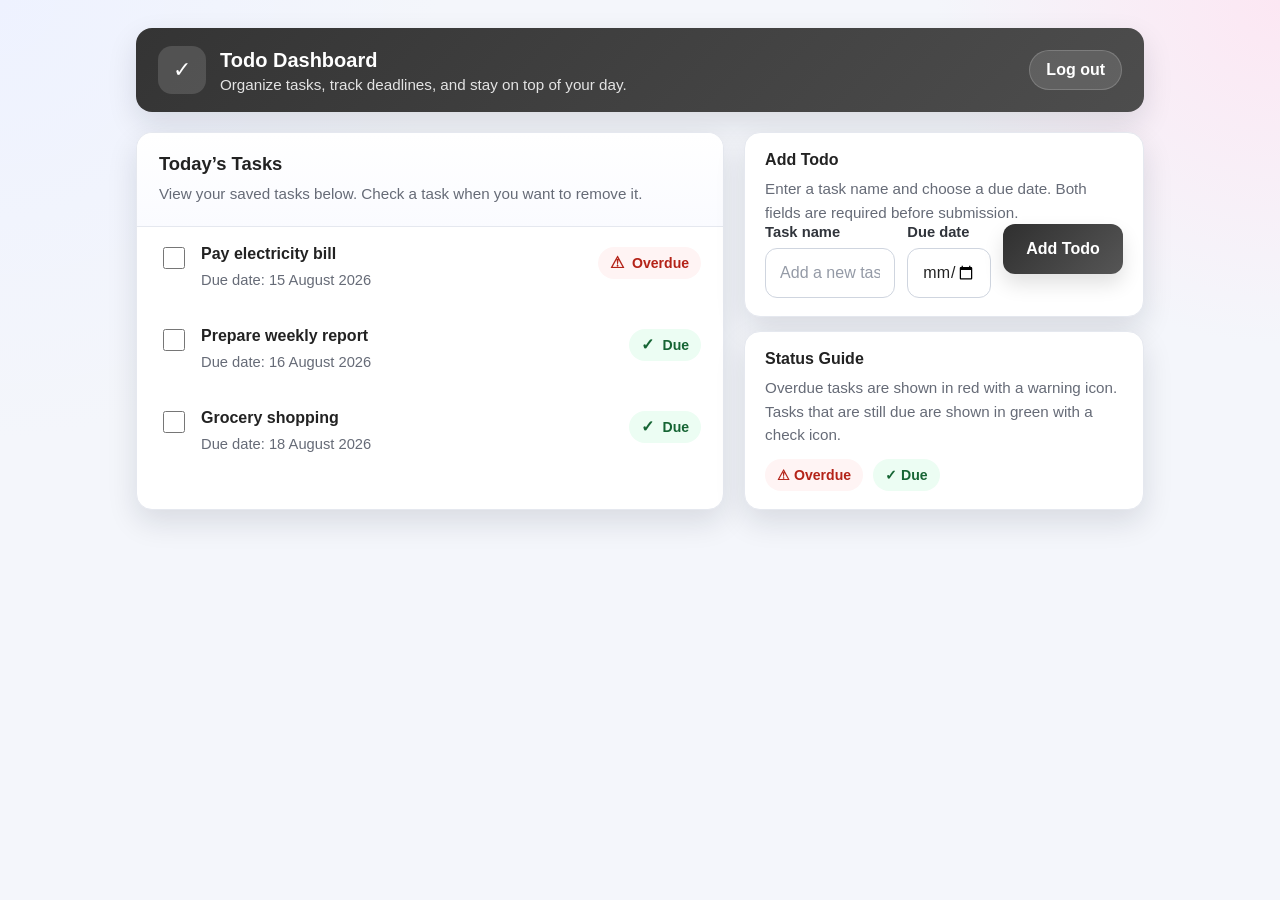
<file: templates/index.html>
<!DOCTYPE html>
<html lang="en">
<head>
<meta charset="UTF-8" />
<meta name="viewport" content="width=device-width, initial-scale=1.0" />
<title>Todo Dashboard</title>
<style>
    :root {
      --bg: #f4f6fb;
      --surface: #ffffff;
      --surface-2: #f9fafc;
      --text: #222222;
      --muted: #666b77;
      --brand: #343434;
      --brand-2: #4d4d4d;
      --line: #e5e8ef;
      --success: #166534;
      --success-bg: #ecfdf3;
      --danger: #b42318;
      --danger-bg: #fff4f4;
      --shadow: 0 12px 30px rgba(15, 23, 42, 0.12);
      --radius: 16px;
      --focus: 0 0 0 4px rgba(80, 86, 255, 0.16);
    }
 
    * {
      box-sizing: border-box;
    }
 
    body {
      margin: 0;
      font-family: "Segoe UI", Tahoma, Geneva, Verdana, sans-serif;
      background:
        radial-gradient(circle at top left, #eef2ff 0%, transparent 28%),
        radial-gradient(circle at top right, #fce7f3 0%, transparent 22%),
        var(--bg);
      color: var(--text);
      min-height: 100vh;
    }
 
    .page {
      max-width: 1040px;
      margin: 0 auto;
      padding: 28px 16px 48px;
    }
 
    .topbar {
      display: flex;
      justify-content: space-between;
      align-items: center;
      gap: 16px;
      padding: 18px 22px;
      background: linear-gradient(135deg, var(--brand), var(--brand-2));
      color: #fff;
      border-radius: var(--radius);
      box-shadow: var(--shadow);
      margin-bottom: 20px;
    }
 
    .brand-block {
      display: flex;
      align-items: center;
      gap: 14px;
      min-width: 0;
    }
 
    .brand-mark {
      width: 48px;
      height: 48px;
      border-radius: 14px;
      background: rgba(255, 255, 255, 0.14);
      display: grid;
      place-items: center;
      font-size: 22px;
      flex: 0 0 auto;
    }
 
    .brand-text {
      min-width: 0;
    }
 
    .brand-text h1 {
      margin: 0;
      font-size: 1.25rem;
      line-height: 1.2;
      font-weight: 700;
    }
 
    .brand-text p {
      margin: 4px 0 0;
      color: rgba(255, 255, 255, 0.86);
      font-size: 0.95rem;
    }
 
    .logout-link {
      display: inline-flex;
      align-items: center;
      justify-content: center;
      gap: 8px;
      padding: 10px 16px;
      border-radius: 999px;
      text-decoration: none;
      color: #fff;
      background: rgba(255, 255, 255, 0.12);
      border: 1px solid rgba(255, 255, 255, 0.18);
      transition: 0.2s ease;
      white-space: nowrap;
      font-weight: 600;
    }
 
    .logout-link:hover,
    .logout-link:focus-visible {
      background: rgba(255, 255, 255, 0.2);
      outline: none;
      box-shadow: var(--focus);
    }
 
    .layout {
      display: grid;
      grid-template-columns: 1.25fr 0.85fr;
      gap: 20px;
    }
 
    .card {
      background: var(--surface);
      border: 1px solid var(--line);
      border-radius: var(--radius);
      box-shadow: var(--shadow);
      overflow: hidden;
    }
 
    .card-header {
      padding: 20px 22px;
      border-bottom: 1px solid var(--line);
      background: linear-gradient(180deg, #ffffff 0%, #fafbff 100%);
    }
 
    .card-header h2 {
      margin: 0;
      font-size: 1.15rem;
    }
 
    .card-header p {
      margin: 8px 0 0;
      color: var(--muted);
      line-height: 1.5;
      font-size: 0.95rem;
    }
 
    .dashboard-list {
      padding: 0;
    }
 
    .task-item {
      display: grid;
      grid-template-columns: 28px 1fr auto;
      gap: 14px;
      align-items: start;
      padding: 18px 22px;
      border-bottom: 1px solid var(--line);
    }
 
    .task-item:last-child {
      border-bottom: 0;
    }
 
    .task-checkbox {
      width: 22px;
      height: 22px;
      margin-top: 2px;
      accent-color: var(--brand);
      cursor: pointer;
    }
 
    .task-main {
      min-width: 0;
    }
 
    .task-title {
      margin: 0;
      font-size: 1rem;
      font-weight: 700;
      color: var(--text);
    }
 
    .task-meta {
      margin: 7px 0 0;
      font-size: 0.92rem;
      color: var(--muted);
      line-height: 1.45;
    }
 
    .task-status {
      display: inline-flex;
      align-items: center;
      gap: 8px;
      font-size: 0.88rem;
      font-weight: 700;
      border-radius: 999px;
      padding: 8px 12px;
      white-space: nowrap;
      margin-top: 2px;
    }
 
    .task-status.due {
      background: var(--success-bg);
      color: var(--success);
    }
 
    .task-status.overdue {
      background: var(--danger-bg);
      color: var(--danger);
    }
 
    .task-status .icon {
      font-size: 1rem;
      line-height: 1;
    }
 
    .task-completed .task-title {
      text-decoration: line-through;
      color: #7a7f89;
    }
 
    .task-completed .task-meta {
      color: #8b909a;
    }
 
    .empty-state {
      padding: 40px 22px;
      text-align: center;
    }
 
    .empty-state .empty-icon {
      width: 64px;
      height: 64px;
      border-radius: 20px;
      margin: 0 auto 14px;
      display: grid;
      place-items: center;
      background: #f1f5f9;
      color: #334155;
      font-size: 28px;
    }
 
    .empty-state h3 {
      margin: 0;
      font-size: 1.1rem;
    }
 
    .empty-state p {
      margin: 8px 0 0;
      color: var(--muted);
      line-height: 1.5;
    }
 
    .form-wrap {
      padding: 18px 22px 22px;
    }
 
    .form-errors {
      margin: 0 0 14px;
      border-radius: 12px;
      background: var(--danger-bg);
      color: var(--danger);
      border: 1px solid #f3b4b0;
      padding: 12px 14px;
      font-weight: 700;
      font-size: 0.95rem;
      line-height: 1.4;
    }
 
    .form-errors:empty {
      display: none;
    }
 
    .field-grid {
      display: grid;
      grid-template-columns: 1.4fr 0.9fr auto;
      gap: 12px;
      align-items: start;
    }
 
    .field {
      display: flex;
      flex-direction: column;
      min-width: 0;
    }
 
    .field label {
      font-weight: 700;
      font-size: 0.92rem;
      margin-bottom: 8px;
      color: #30343b;
    }
 
    .field input {
      width: 100%;
      height: 50px;
      border: 1px solid #cfd5df;
      border-radius: 12px;
      padding: 0 14px;
      font: inherit;
      background: #fff;
      color: var(--text);
      transition: border-color 0.2s ease, box-shadow 0.2s ease, transform 0.2s ease;
    }
 
    .field input::placeholder {
      color: #949aa6;
    }
 
    .field input:focus {
      outline: none;
      border-color: #6d78ff;
      box-shadow: var(--focus);
    }
 
    .field input[aria-invalid="true"] {
      border-color: #b42318;
      box-shadow: 0 0 0 4px rgba(180, 35, 24, 0.12);
    }
 
    .field-error {
      margin: 8px 0 0;
      padding: 0;
      color: var(--danger);
      font-size: 0.9rem;
      font-weight: 700;
      line-height: 1.35;
    }
 
    .field-error[hidden] {
      display: none !important;
    }
 
    .field-error .icon {
      margin-right: 6px;
    }
 
    .add-button {
      height: 50px;
      min-width: 120px;
      border: 0;
      border-radius: 12px;
      padding: 0 18px;
      background: linear-gradient(135deg, #2f2f2f 0%, #565656 100%);
      color: #fff;
      font: inherit;
      font-weight: 700;
      cursor: pointer;
      transition: transform 0.18s ease, box-shadow 0.18s ease, opacity 0.18s ease;
      box-shadow: 0 10px 20px rgba(0, 0, 0, 0.12);
    }
 
    .add-button:hover {
      transform: translateY(-1px);
      opacity: 0.96;
    }
 
    .add-button:focus-visible {
      outline: none;
      box-shadow: var(--focus), 0 10px 20px rgba(0, 0, 0, 0.12);
    }
 
    .helper-panel {
      display: grid;
      gap: 14px;
    }
 
    .info-box {
      padding: 18px 20px;
      border-radius: var(--radius);
      background: var(--surface);
      border: 1px solid var(--line);
      box-shadow: var(--shadow);
    }
 
    .info-box h3 {
      margin: 0 0 8px;
      font-size: 1rem;
    }
 
    .info-box p {
      margin: 0;
      color: var(--muted);
      line-height: 1.55;
      font-size: 0.95rem;
    }
 
    .badge-row {
      display: flex;
      flex-wrap: wrap;
      gap: 10px;
      margin-top: 12px;
    }
 
    .badge {
      display: inline-flex;
      align-items: center;
      gap: 8px;
      border-radius: 999px;
      padding: 8px 12px;
      font-weight: 700;
      font-size: 0.88rem;
      background: #f1f5f9;
      color: #334155;
    }
 
    .badge.due {
      background: var(--success-bg);
      color: var(--success);
    }
 
    .badge.overdue {
      background: var(--danger-bg);
      color: var(--danger);
    }
 
    .screen-reader-only {
      position: absolute;
      width: 1px;
      height: 1px;
      padding: 0;
      margin: -1px;
      overflow: hidden;
      clip: rect(0, 0, 0, 0);
      white-space: nowrap;
      border: 0;
    }
 
    @media (max-width: 920px) {
      .layout {
        grid-template-columns: 1fr;
      }
    }
 
    @media (max-width: 720px) {
      .topbar {
        flex-direction: column;
        align-items: stretch;
      }
 
      .logout-link {
        width: 100%;
      }
 
      .field-grid {
        grid-template-columns: 1fr;
      }
 
      .add-button {
        width: 100%;
      }
 
      .task-item {
        grid-template-columns: 28px 1fr;
      }
 
      .task-status {
        grid-column: 2;
        width: fit-content;
        margin-top: 6px;
      }
    }
</style>
</head>
<body>
<div class="page">
<header class="topbar" aria-label="Todo dashboard header">
<div class="brand-block">
<div class="brand-mark" aria-hidden="true">✓</div>
<div class="brand-text">
<h1>Todo Dashboard</h1>
<p>Organize tasks, track deadlines, and stay on top of your day.</p>
</div>
</div>
<a class="logout-link" href="#" aria-label="Log out of the application">Log out</a>
</header>
 
    <div class="layout">
<section class="card" aria-labelledby="task-list-title">
<div class="card-header">
<h2 id="task-list-title">Today’s Tasks</h2>
<p>View your saved tasks below. Check a task when you want to remove it.</p>
</div>
 
        <div class="dashboard-list" aria-label="Task list">
<form class="task-item-form" action="#" method="post">
<div class="task-item">
<input class="task-checkbox" type="checkbox" aria-label="Delete task Pay electricity bill" />
<div class="task-main">
<p class="task-title">Pay electricity bill</p>
<p class="task-meta">Due date: 15 August 2026</p>
</div>
<div class="task-status overdue" aria-label="Status: Overdue">
<span class="icon" aria-hidden="true">⚠</span>
                Overdue
</div>
</div>
</form>
 
          <form class="task-item-form" action="#" method="post">
<div class="task-item">
<input class="task-checkbox" type="checkbox" aria-label="Delete task Prepare weekly report" />
<div class="task-main">
<p class="task-title">Prepare weekly report</p>
<p class="task-meta">Due date: 16 August 2026</p>
</div>
<div class="task-status due" aria-label="Status: Due">
<span class="icon" aria-hidden="true">✓</span>
                Due
</div>
</div>
</form>
 
          <form class="task-item-form" action="#" method="post">
<div class="task-item">
<input class="task-checkbox" type="checkbox" aria-label="Delete task Grocery shopping" />
<div class="task-main">
<p class="task-title">Grocery shopping</p>
<p class="task-meta">Due date: 18 August 2026</p>
</div>
<div class="task-status due" aria-label="Status: Due">
<span class="icon" aria-hidden="true">✓</span>
                Due
</div>
</div>
</form>
</div>
 
        <div class="empty-state" hidden>
<div class="empty-icon" aria-hidden="true">🗂️</div>
<h3>No Task Added Yet</h3>
<p>Use the form below to create your first todo and keep track of its due date.</p>
</div>
</section>
 
      <aside class="helper-panel" aria-label="Task details and add form">
<section class="info-box" aria-labelledby="add-task-title">
<h3 id="add-task-title">Add Todo</h3>
<p>Enter a task name and choose a due date. Both fields are required before submission.</p>
 
          <form id="todo-form" action="#" method="post" novalidate>
<p id="form-errors" class="form-errors" role="status" aria-live="polite" aria-atomic="true"></p>
 
            <div class="field-grid">
<div class="field">
<label for="newItem">Task name</label>
<input
                  id="newItem"
                  name="newItem"
                  type="text"
                  placeholder="Add a new task here"
                  autocomplete="off"
                  required
                  aria-required="true"
                  aria-describedby="newItem-error form-errors"
                />
<p id="newItem-error" class="field-error" hidden>
<span class="icon" aria-hidden="true">⚠</span>
<span class="error-text">Task name is required.</span>
</p>
</div>
 
              <div class="field">
<label for="duedate">Due date</label>
<input
                  id="duedate"
                  name="duedate"
                  type="date"
                  required
                  aria-required="true"
                  aria-describedby="duedate-error form-errors"
                />
<p id="duedate-error" class="field-error" hidden>
<span class="icon" aria-hidden="true">⚠</span>
<span class="error-text">Due date is required.</span>
</p>
</div>
 
              <button type="submit" class="add-button">Add Todo</button>
</div>
</form>
</section>
 
        <section class="info-box" aria-labelledby="status-guide-title">
<h3 id="status-guide-title">Status Guide</h3>
<p>Overdue tasks are shown in red with a warning icon. Tasks that are still due are shown in green with a check icon.</p>
<div class="badge-row" aria-hidden="true">
<span class="badge overdue">⚠ Overdue</span>
<span class="badge due">✓ Due</span>
</div>
</section>
</aside>
</div>
</div>
 
  <script>
    (function () {
      const form = document.getElementById("todo-form");
      const summary = document.getElementById("form-errors");
 
      const fields = [
        {
          input: document.getElementById("newItem"),
          error: document.getElementById("newItem-error"),
          message: "Task name is required.",
          valid: (value) => value.trim().length > 0
        },
        {
          input: document.getElementById("duedate"),
          error: document.getElementById("duedate-error"),
          message: "Due date is required.",
          valid: (value) => value.trim().length > 0
        }
      ];
 
      function setError(field) {
        field.input.setAttribute("aria-invalid", "true");
        field.error.hidden = false;
        field.error.querySelector(".error-text").textContent = field.message;
      }
 
      function clearError(field) {
        field.input.removeAttribute("aria-invalid");
        field.error.hidden = true;
      }
 
      function validateField(field) {
        if (!field.valid(field.input.value)) {
          setError(field);
          return false;
        }
        clearError(field);
        return true;
      }
 
      function validateForm() {
        let invalidCount = 0;
        let firstInvalid = null;
 
        fields.forEach((field) => {
          const isValid = validateField(field);
          if (!isValid) {
            invalidCount += 1;
            if (!firstInvalid) {
              firstInvalid = field.input;
            }
          }
        });
 
        if (invalidCount > 0) {
          summary.textContent = invalidCount === 1
            ? "Please fix the highlighted field before submitting."
            : "Please fix the highlighted fields before submitting.";
          firstInvalid.focus();
          return false;
        }
 
        summary.textContent = "";
        return true;
      }
 
      form.addEventListener("submit", function (event) {
        if (!validateForm()) {
          event.preventDefault();
        }
      });
 
      fields.forEach((field) => {
        field.input.addEventListener("input", function () {
          if (field.valid(field.input.value)) {
            clearError(field);
          }
          const remaining = fields.filter((item) => !item.valid(item.input.value)).length;
          summary.textContent = remaining > 0
            ? (remaining === 1
                ? "Please fix the highlighted field before submitting."
                : "Please fix the highlighted fields before submitting.")
            : "";
        });
 
        field.input.addEventListener("blur", function () {
          validateField(field);
        });
      });
    })();
</script>
</body>
</html>
</file>
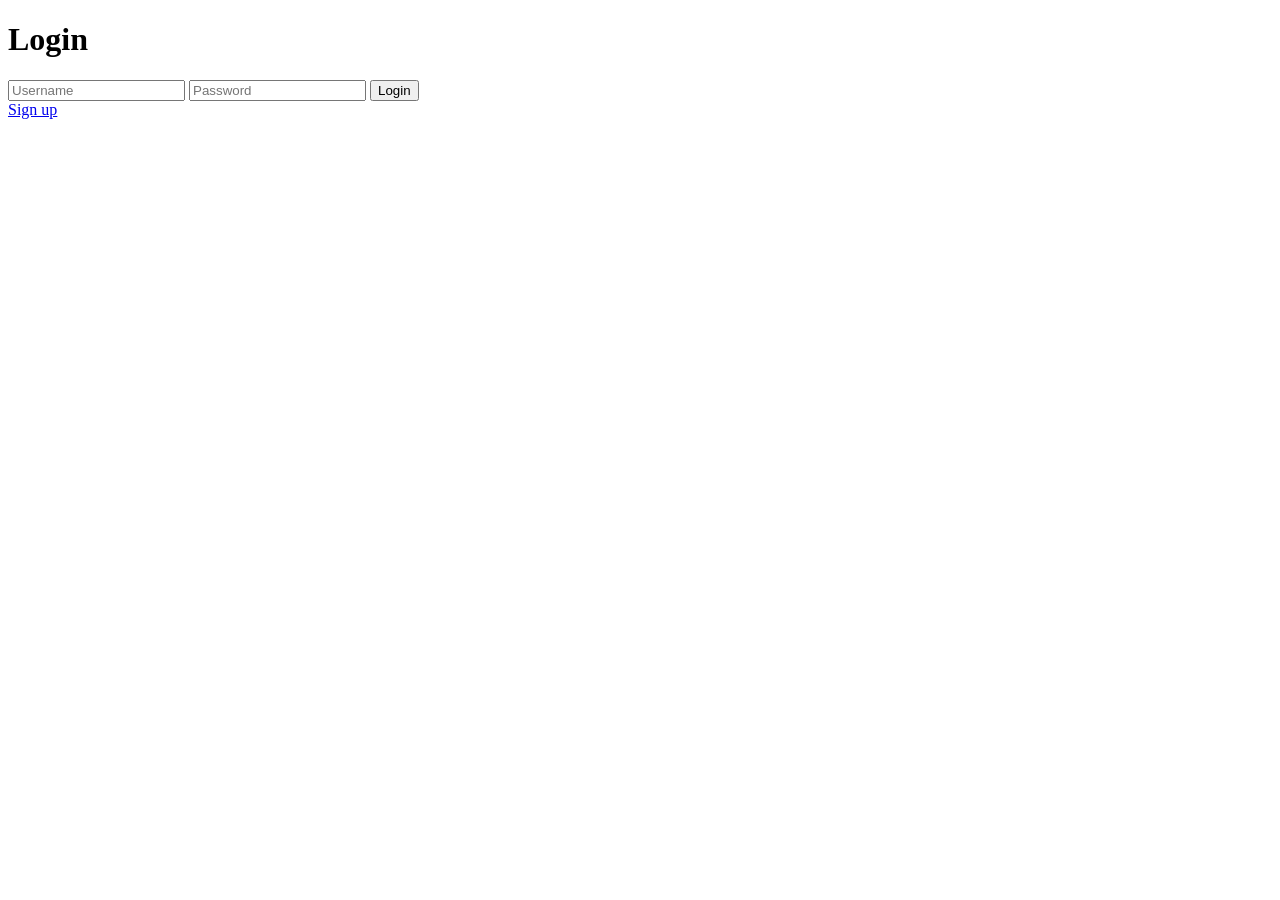
<file: templates/login.html>
<!DOCTYPE html>
<html>
<body>

<h1>Login</h1>

<form method="POST">
    <input type="text" name="username" placeholder="Username">
    <input type="password" name="password" placeholder="Password">
    <button type="submit">Login</button>
</form>

<a href="/signup">Sign up</a>

</body>
</html>
</file>
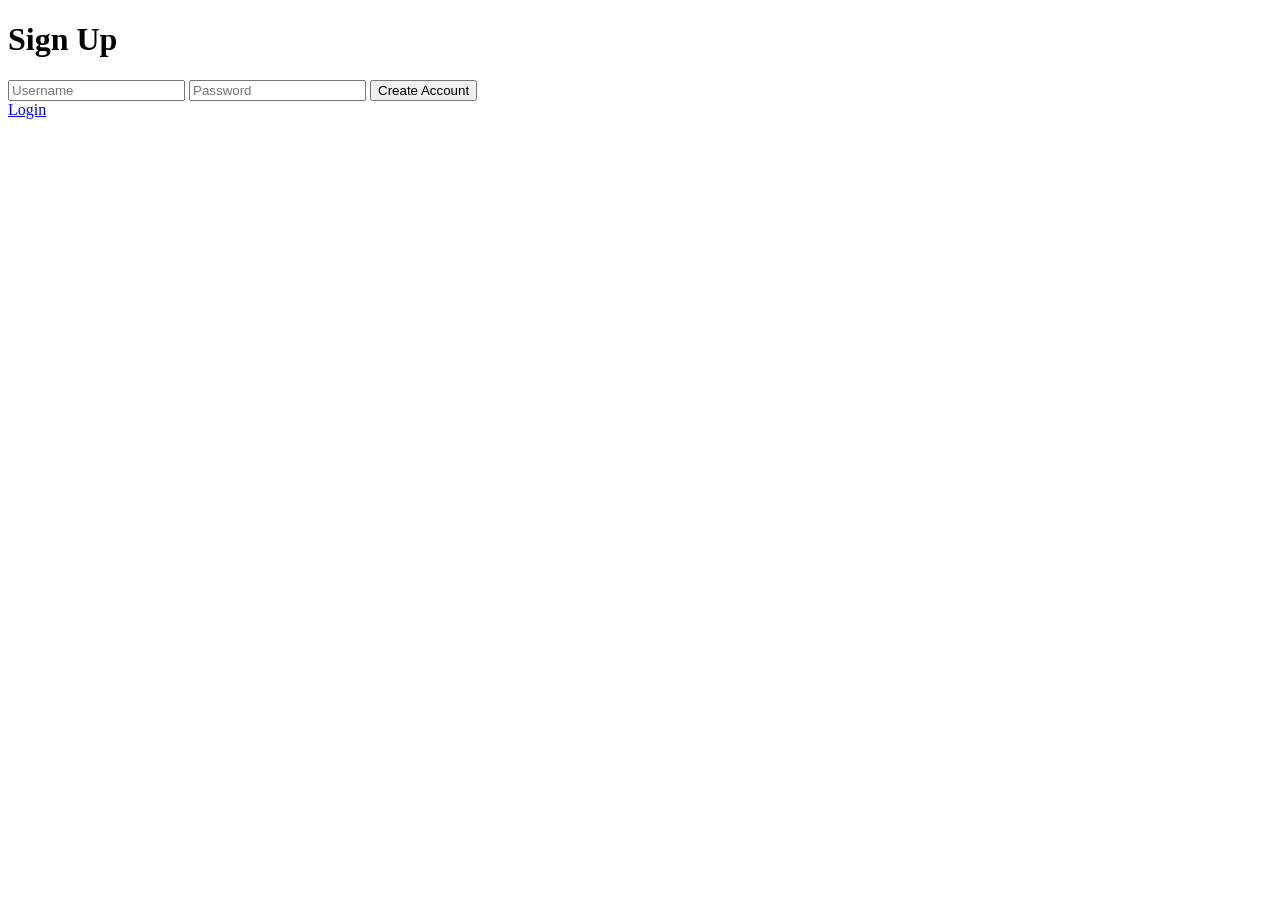
<file: templates/signup.html>
<!DOCTYPE html>
<html>
<body>

<h1>Sign Up</h1>

<form method="POST">
    <input type="text" name="username" placeholder="Username">
    <input type="password" name="password" placeholder="Password">
    <button type="submit">Create Account</button>
</form>

<a href="/login">Login</a>

</body>
</html>
</file>
